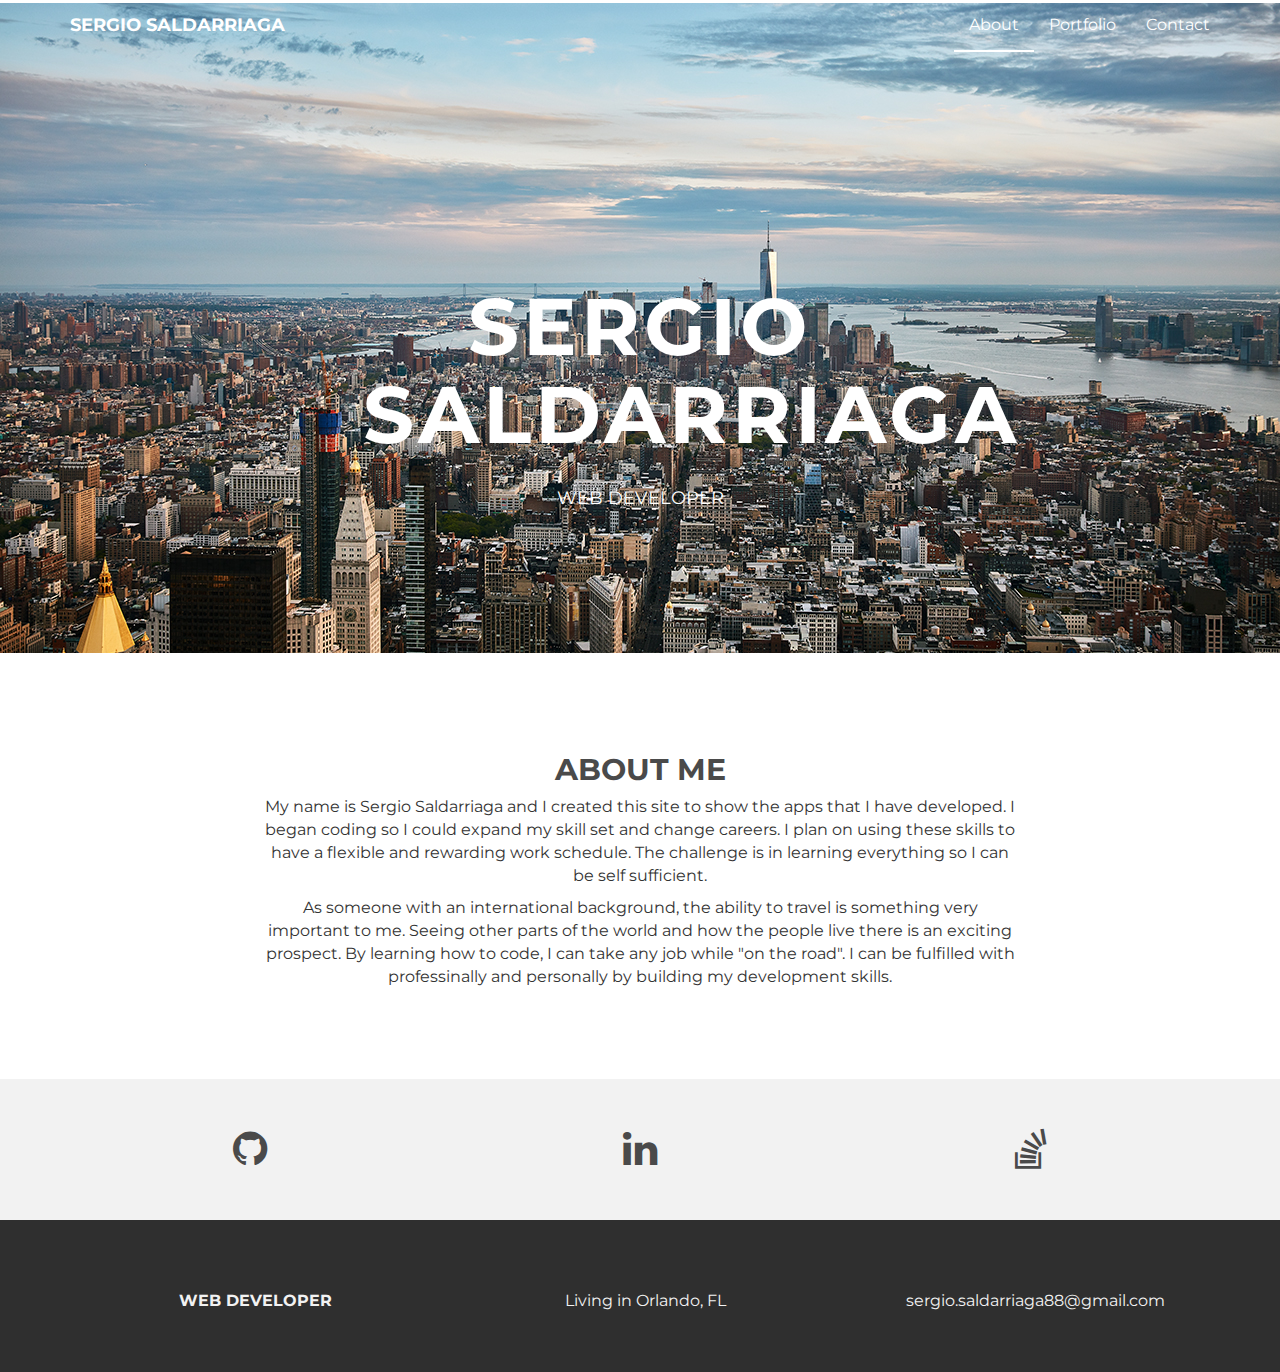
<file: part1/index.html>
<!DOCTYPE html>
<html lang="en">
  <head>
    <meta charset="utf-8">
    <meta http-equiv="X-UA-Compatible" content="IE=edge">
    <meta name="viewport" content="width=device-width, initial-scale=1">
    <meta name="description" content="">
    <meta name="author" content="">
    <link rel="shortcut icon" href="assets/ico/favicon.ico">

    <title>Home</title>

    <!-- link to css reset -- >
    <link href="assets/css/bootstrap.css" rel="stylesheet">
    <!-- Bootstrap core CSS -->
    <link href="assets/css/bootstrap.css" rel="stylesheet">

    <!-- Custom styles for this template -->
    <link href="assets/css/style.css" rel="stylesheet">
    <link href="assets/css/font-awesome.min.css" rel="stylesheet">

    <!-- Just for debugging purposes. Don't actually copy this line! -->
    <!--[if lt IE 9]><script src="../../assets/js/ie8-responsive-file-warning.js"></script><![endif]-->

    <!-- HTML5 shim and Respond.js IE8 support of HTML5 elements and media queries -->
    <!--[if lt IE 9]>
      <script src="https://oss.maxcdn.com/libs/html5shiv/3.7.0/html5shiv.js"></script>
      <script src="https://oss.maxcdn.com/libs/respond.js/1.4.2/respond.min.js"></script>
    <![endif]-->
  </head>

  <body>

    <!-- Static navbar -->
    <div class="navbar navbar-default navbar-static-top" role="navigation">
      <div class="container">
        <div class="navbar-header">
          <button type="button" class="navbar-toggle" data-toggle="collapse" data-target=".navbar-collapse">
            <span class="sr-only">Toggle navigation</span>
            <span class="icon-bar"></span>
            <span class="icon-bar"></span>
            <span class="icon-bar"></span>
          </button>
          <a class="navbar-brand" href="index.html">SERGIO SALDARRIAGA</a>
        </div>
        <div class="navbar-collapse collapse">
          <ul class="nav navbar-nav navbar-right">
            <li class="active"><a href="index.html">About</a></li>
            <li><a href="portfolio.html">Portfolio</a></li>
            <li><a href="contact.html">Contact</a></li>
          </ul>
        </div><!--/.nav-collapse -->
      </div>
    </div>


	<div id="headerwrap">
	    <div class="container">
			<div class="row">
				<div class="col-lg-6 col-lg-offset-3">
					<h1>SERGIO SALDARRIAGA</h1>
					<h4>WEB DEVELOPER</h4>
				</div>
			</div><! --/row -->
	    </div> <!-- /container -->
	</div><! --/headerwrap -->
	
	<div class="container">
		<div class="row centered mt mb">
			<div class="col-lg-8 col-lg-offset-2">
				<h2>ABOUT ME</h2>
				<p>My name is Sergio Saldarriaga and I created this site to show the apps that I have developed. I began coding so I could expand my skill set and change careers. I plan on using these skills to have a flexible and rewarding work schedule. The challenge is in learning everything so I can be self sufficient.</p>
				<p>As someone with an international background, the ability to travel is something very important to me. Seeing other parts of the world and how the people live there is an exciting prospect. By learning how to code, I can take any job while "on the road". I can be fulfilled with professinally and personally by building my development skills.</p>
			</div>

		</div><! --/row -->
	</div><! --/container -->
	<div id="social">
		<div class="container">
			<div class="row centered">
				<div class="col-lg-4">
					<a href="https://github.com/sergsal" target="_blank"><i class="fa fa-github"></i></a>
				</div>
				<div class="col-lg-4">
					<a href="https://www.linkedin.com/in/sergio-saldarriaga-b2ab96a6" target="_blank"><i class="fa fa-linkedin"></i></a>
				</div>
				<div class="col-lg-4">
					<a href="http://www.stackoverflow.com/" target="_blank"><i class="fa fa-stack-overflow"></i></a>
				</div>
			
			</div><! --/row -->
		</div><! --/container -->
	</div><! --/social -->

	<div id="footerwrap">
		<div class="container">
			<div class="row centered">
				<div class="col-lg-4">
					<p><b>WEB DEVELOPER</b></p>
				</div>
			
				<div class="col-lg-4">
					<p>Living in Orlando, FL</p>
				</div>
				<div class="col-lg-4">
					<p>sergio.saldarriaga88@gmail.com</p>
				</div>
			</div>
		</div>
	</div><! --/footerwrap -->
	


    <!-- Bootstrap core JavaScript
    ================================================== -->
    <!-- Placed at the end of the document so the pages load faster -->
    <script src="https://ajax.googleapis.com/ajax/libs/jquery/1.11.0/jquery.min.js"></script>
    <script src="assets/js/bootstrap.min.js"></script>
  </body>
</html>
</file>
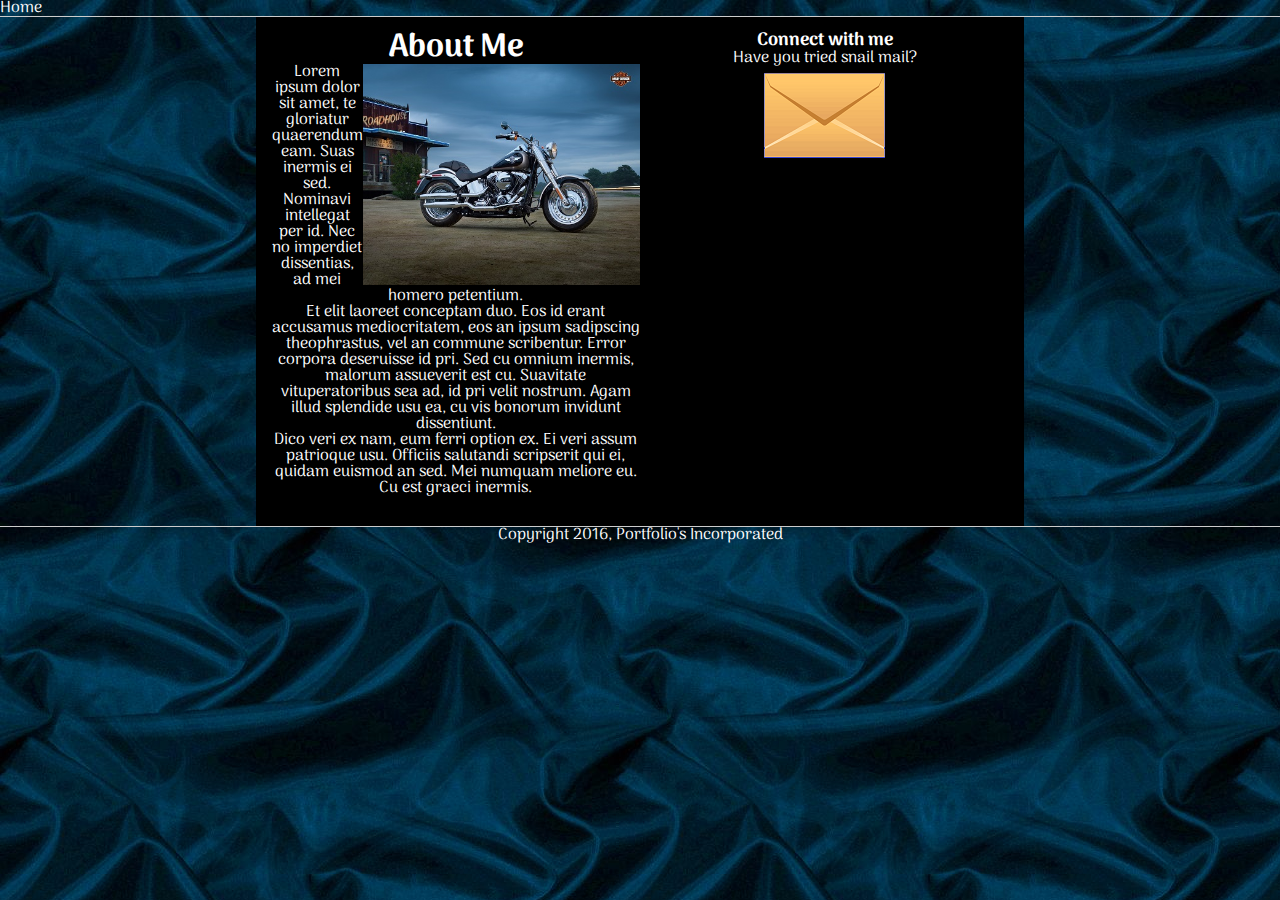
<file: part2/index.html>
<!DOCTYPE html>
<html lang="en">
	<head>
		<meta charset="UTF-8">
		<meta name="description" content="This page shows how you can use media queries!">		
		<!-- a viewport would be nice -->		
		<title>My Portfolio</title>

    <!-- Stylesheets -->
    <link href="https://fonts.googleapis.com/css?family=Arima+Madurai" rel="stylesheet">
    <link rel="stylesheet" href="assets/css/reset.css">
		<link rel="stylesheet" href="assets/css/style.css">
	</head>
	<body>
		<div class="container">
			<header>
				<nav><a href="#">Home</a></nav>
			</header>
			<div class="content-wrapper clearfix">
				<section class="about-me">
					<h1>About Me</h1>
					<article>
						<img src="assets/images/harley.jpg">
						<p>Lorem ipsum dolor sit amet, te gloriatur quaerendum eam. Suas inermis ei sed. Nominavi intellegat per id. Nec no imperdiet dissentias, ad mei homero petentium.
						</p>
						<p>
						Et elit laoreet conceptam duo. Eos id erant accusamus mediocritatem, eos an ipsum sadipscing theophrastus, vel an commune scribentur. Error corpora deseruisse id pri. Sed cu omnium inermis, malorum assueverit est cu. Suavitate vituperatoribus sea ad, id pri velit nostrum. Agam illud splendide usu ea, cu vis bonorum invidunt dissentiunt.
						</p>
						<p>
						Dico veri ex nam, eum ferri option ex. Ei veri assum patrioque usu. Officiis salutandi scripserit qui ei, quidam euismod an sed. Mei numquam meliore eu. Cu est graeci inermis.
						</p>
					</article>
				</section>

				<aside class="connect">
					<h2>Connect with me</h2>
					<p>Have you tried snail mail?<br>
						<img src="assets/images/envelope.png" alt="Image of an envelope"></p>
				</aside>
			</div><!-- end content-wrapper -->
			<footer>Copyright 2016, Portfolio's Incorporated</footer>
		</div><!-- end container -->
	</body>
</html>
</file>
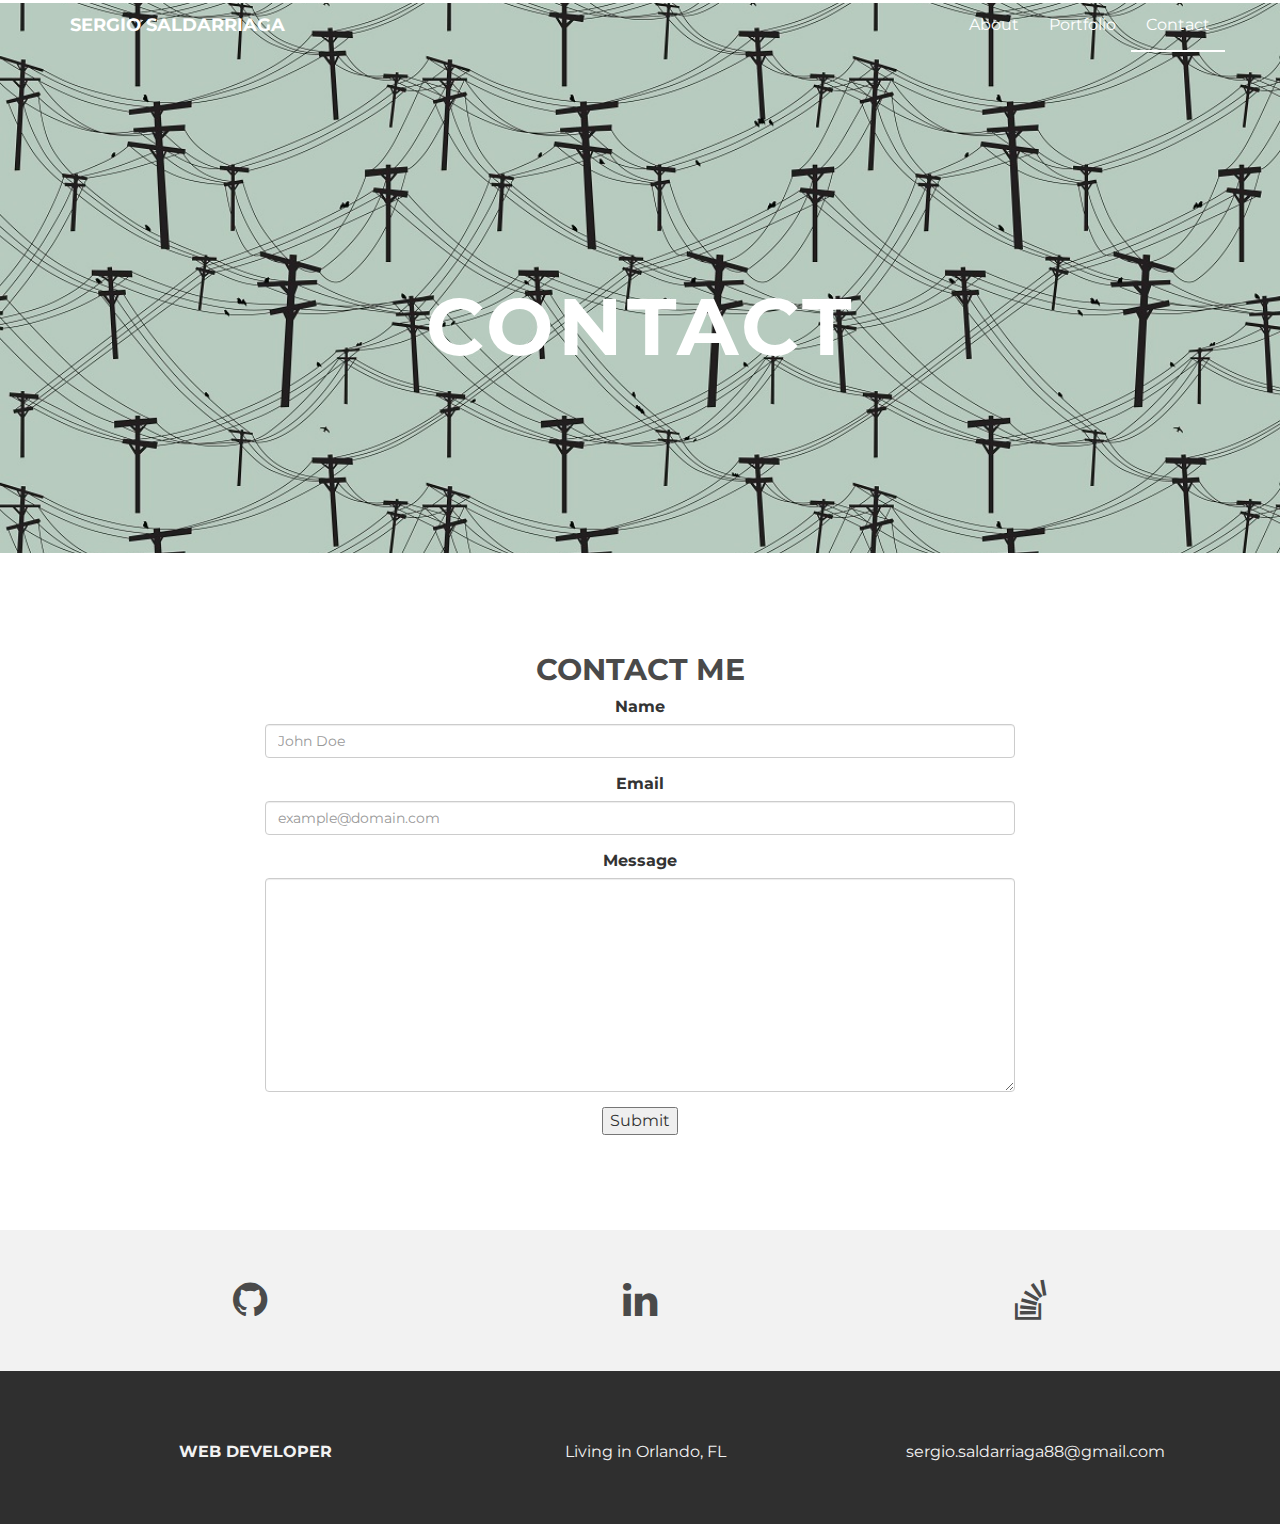
<file: part1/contact.html>
<!DOCTYPE html>
<html lang="en">
  <head>
    <meta charset="utf-8">
    <meta http-equiv="X-UA-Compatible" content="IE=edge">
    <meta name="viewport" content="width=device-width, initial-scale=1">
    <meta name="description" content="">
    <meta name="author" content="">
    <link rel="shortcut icon" href="assets/ico/favicon.ico">

    <title>Contact</title>

    <!-- Bootstrap core CSS -->
    <link href="assets/css/bootstrap.css" rel="stylesheet">

    <!-- Custom styles for this template -->
    <link href="assets/css/style.css" rel="stylesheet">
    <link href="assets/css/font-awesome.min.css" rel="stylesheet">

    <!-- Just for debugging purposes. Don't actually copy this line! -->
    <!--[if lt IE 9]><script src="../../assets/js/ie8-responsive-file-warning.js"></script><![endif]-->

    <!-- HTML5 shim and Respond.js IE8 support of HTML5 elements and media queries -->
    <!--[if lt IE 9]>
      <script src="https://oss.maxcdn.com/libs/html5shiv/3.7.0/html5shiv.js"></script>
      <script src="https://oss.maxcdn.com/libs/respond.js/1.4.2/respond.min.js"></script>
    <![endif]-->
  </head>

  <body>

    <!-- Static navbar -->
    <div class="navbar navbar-default navbar-static-top" role="navigation">
      <div class="container">
        <div class="navbar-header">
          <button type="button" class="navbar-toggle" data-toggle="collapse" data-target=".navbar-collapse">
            <span class="sr-only">Toggle navigation</span>
            <span class="icon-bar"></span>
            <span class="icon-bar"></span>
            <span class="icon-bar"></span>
          </button>
          <a class="navbar-brand" href="index.html">SERGIO SALDARRIAGA</a>
        </div>
        <div class="navbar-collapse collapse">
          <ul class="nav navbar-nav navbar-right">
            <li><a href="index.html">About</a></li>
            <li><a href="portfolio.html">Portfolio</a></li>
            <li class="active"><a href="contact.html">Contact</a></li>
          </ul>
        </div><!--/.nav-collapse -->
      </div>
    </div>


	<div id="aboutwrap">
	    <div class="container">
			<div class="row">
				<div class="col-lg-6 col-lg-offset-3">
					<h1>CONTACT</h1>
				</div>
			</div><! --/row -->
	    </div> <!-- /container -->
	</div><! --/aboutwrap -->
	
	<div class="container">
		<div class="row centered mt mb">
			<div class="col-lg-8 col-lg-offset-2">
				<h2>CONTACT ME</h2>
				<form>
					  <div class="form-group">
					    <label for="InputName">Name</label>
					    <input type="name" class="form-control" id="InputName" placeholder="John Doe">
					  </div>
					  <div class="form-group">
					    <label for="InputEmail">Email</label>
					    <input type="email" class="form-control" id="InputEmail" placeholder="example@domain.com">
					   </div>
					   <div class="form-group">
					   	<label for="message">Message</label>
					   	<textarea id="message" class="form-control" rows="10"></textarea>
					   </div>
					   <div class="form-group">
					   	<input type="submit" value="Submit">
					   </div>
					  </div>
				</form>
			</div>

		</div><! --/row -->
	</div><! --/container -->
	
	<div id="social">
		<div class="container">
			<div class="row centered">
				<div class="col-lg-4">
					<a href="https://github.com/sergsal" target="_blank"><i class="fa fa-github"></i></a>
				</div>
				<div class="col-lg-4">
					<a href="https://www.linkedin.com/in/sergio-saldarriaga-b2ab96a6" target="_blank"><i class="fa fa-linkedin"></i></a>
				</div>
				<div class="col-lg-4">
					<a href="http://www.stackoverflow.com/" target="_blank"><i class="fa fa-stack-overflow"></i></a>
				</div>
			
			</div><! --/row -->
		</div><! --/container -->
	</div><! --/social -->

	<div id="footerwrap">
		<div class="container">
			<div class="row centered">
				<div class="col-lg-4">
					<p><b>WEB DEVELOPER</b></p>
				</div>
			
				<div class="col-lg-4">
					<p>Living in Orlando, FL</p>
				</div>
				<div class="col-lg-4">
					<p>sergio.saldarriaga88@gmail.com</p>
				</div>
			</div>
		</div>
	</div><! --/footerwrap -->
	


    <!-- Bootstrap core JavaScript
    ================================================== -->
    <!-- Placed at the end of the document so the pages load faster -->
    <script src="https://ajax.googleapis.com/ajax/libs/jquery/1.11.0/jquery.min.js"></script>
    <script src="assets/js/bootstrap.min.js"></script>
  </body>
</html>
</file>
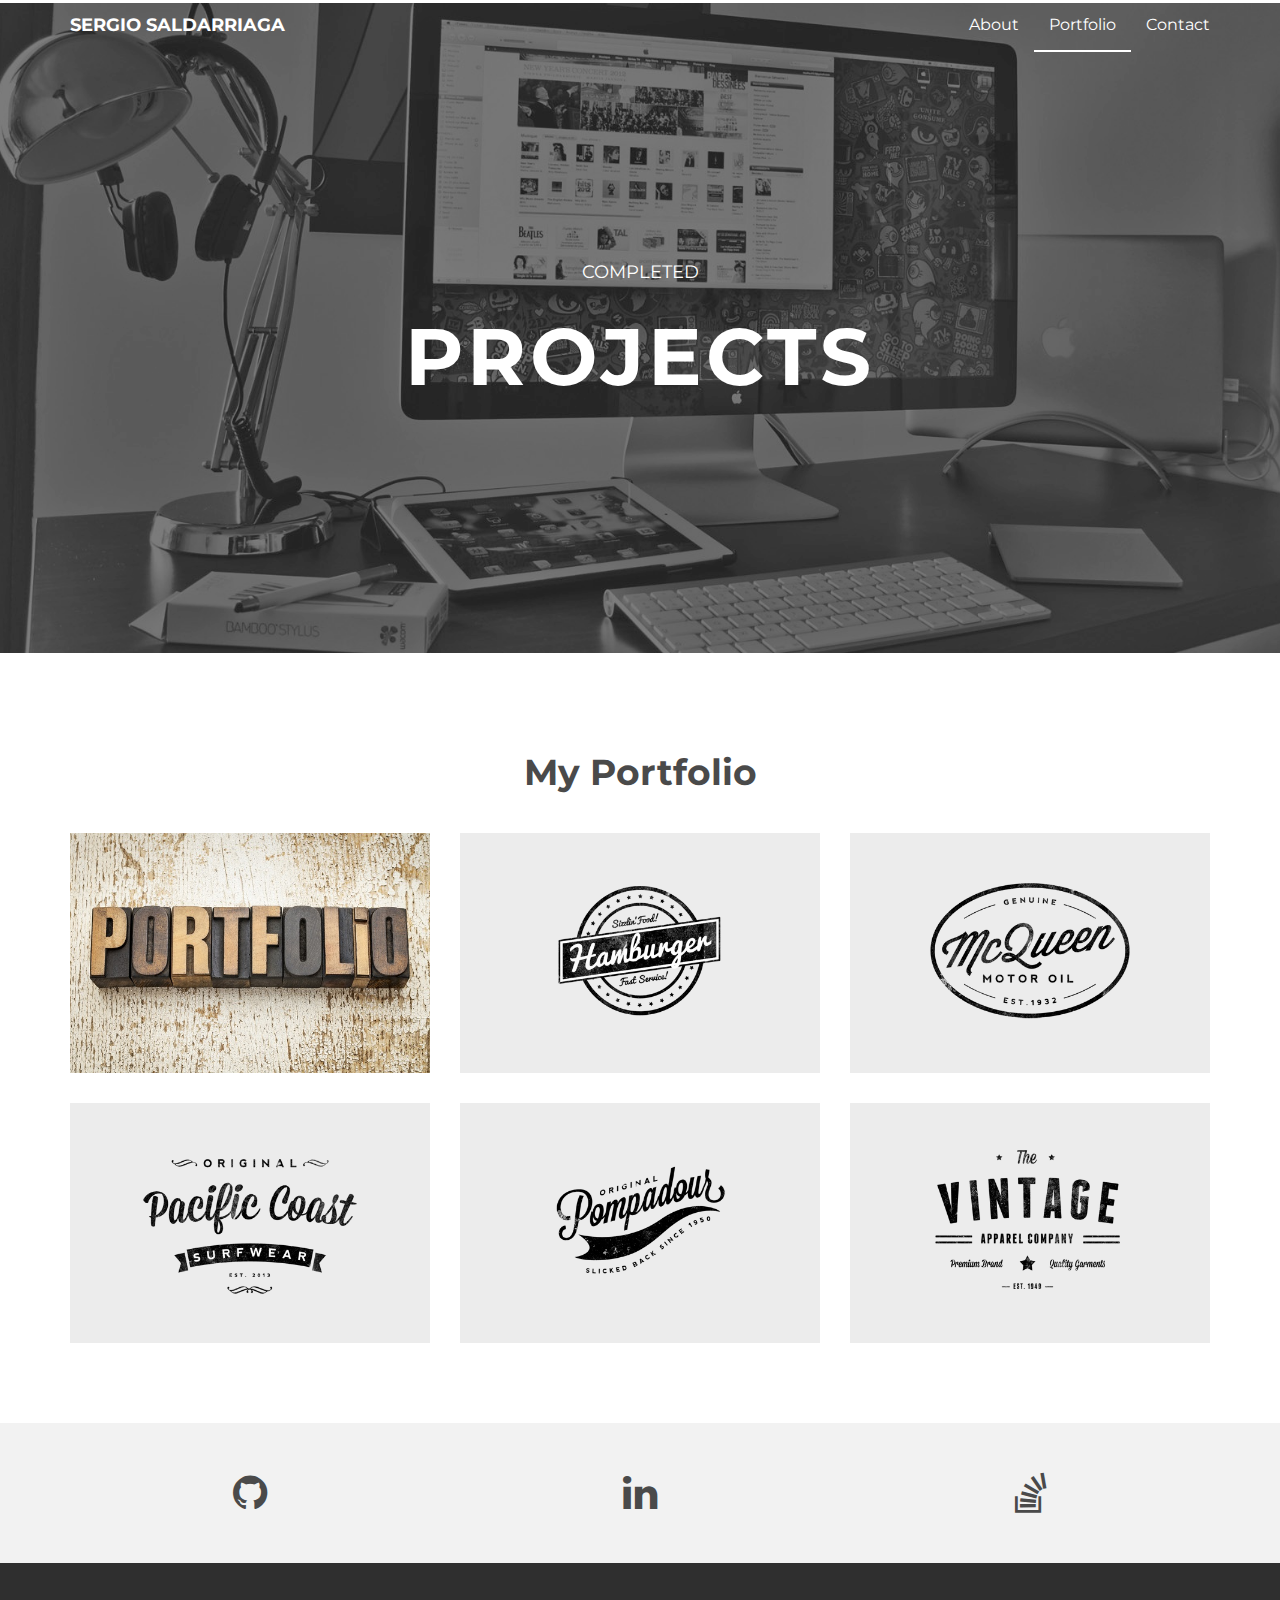
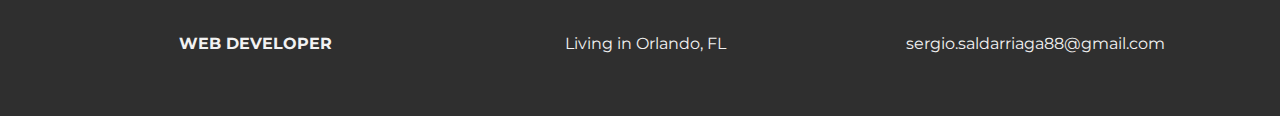
<file: part1/portfolio.html>
<!DOCTYPE html>
<html lang="en">
  <head>
    <meta charset="utf-8">
    <meta http-equiv="X-UA-Compatible" content="IE=edge">
    <meta name="viewport" content="width=device-width, initial-scale=1">
    <meta name="description" content="">
    <meta name="author" content="">
    <link rel="shortcut icon" href="assets/ico/favicon.ico">

    <title>Portfolio</title>

    <!-- Bootstrap core CSS -->
    <link href="assets/css/bootstrap.css" rel="stylesheet">

    <!-- Custom styles for this template -->
    <link href="assets/css/style.css" rel="stylesheet">
    <link href="assets/css/font-awesome.min.css" rel="stylesheet">

    <!-- Just for debugging purposes. Don't actually copy this line! -->
    <!--[if lt IE 9]><script src="../../assets/js/ie8-responsive-file-warning.js"></script><![endif]-->

    <!-- HTML5 shim and Respond.js IE8 support of HTML5 elements and media queries -->
    <!--[if lt IE 9]>
      <script src="https://oss.maxcdn.com/libs/html5shiv/3.7.0/html5shiv.js"></script>
      <script src="https://oss.maxcdn.com/libs/respond.js/1.4.2/respond.min.js"></script>
    <![endif]-->
  </head>

  <body>

    <!-- Static navbar -->
    <div class="navbar navbar-default navbar-static-top" role="navigation">
      <div class="container">
        <div class="navbar-header">
          <button type="button" class="navbar-toggle" data-toggle="collapse" data-target=".navbar-collapse">
            <span class="sr-only">Toggle navigation</span>
            <span class="icon-bar"></span>
            <span class="icon-bar"></span>
            <span class="icon-bar"></span>
          </button>
          <a class="navbar-brand" href="index.html">SERGIO SALDARRIAGA</a>
        </div>
        <div class="navbar-collapse collapse">
          <ul class="nav navbar-nav navbar-right">
            <li><a href="index.html">About</a></li>
            <li class="active"><a href="portfolio.html">Portfolio</a></li>
            <li><a href="contact.html">Contact</a></li>
          </ul>
        </div><!--/.nav-collapse -->
      </div>
    </div>


	<div id="workwrap">
	    <div class="container">
			<div class="row">
				<div class="col-lg-6 col-lg-offset-3">
					<h4>COMPLETED</h4>
					<h1>PROJECTS</h1>
				</div>
			</div><! --/row -->
	    </div> <!-- /container -->
	</div><! --/workwrap -->
	
	<section id="works"></section>
	<div class="container">
		<div class="row centered mt mb">
			<h1>My Portfolio</h1>
			
			<div class="col-lg-4 col-md-4 col-sm-4 gallery">
				<a href="work.html"><img src="assets/img/portfolio/folio01.png" class="img-responsive"></a>
			</div>
			<div class="col-lg-4 col-md-4 col-sm-4 gallery">
				<a href="work.html"><img src="assets/img/portfolio/folio02.png" class="img-responsive"></a>
			</div>
			<div class="col-lg-4 col-md-4 col-sm-4 gallery">
				<a href="work.html"><img src="assets/img/portfolio/folio03.png" class="img-responsive"></a>
			</div>
			<div class="col-lg-4 col-md-4 col-sm-4 gallery">
				<a href="work.html"><img src="assets/img/portfolio/folio04.png" class="img-responsive"></a>
			</div>
			<div class="col-lg-4 col-md-4 col-sm-4 gallery">
				<a href="work.html"><img src="assets/img/portfolio/folio05.png" class="img-responsive"></a>
			</div>
			<div class="col-lg-4 col-md-4 col-sm-4 gallery">
				<a href="work.html"><img src="assets/img/portfolio/folio06.png" class="img-responsive"></a>
			</div>
		</div><! --/row -->
	</div><! --/container -->
	
	<div id="social">
		<div class="container">
			<div class="row centered">
				<div class="col-lg-4">
					<a href="https://github.com/sergsal" target="_blank"><i class="fa fa-github"></i></a>
				</div>
				<div class="col-lg-4">
					<a href="https://www.linkedin.com/in/sergio-saldarriaga-b2ab96a6" target="_blank"><i class="fa fa-linkedin"></i></a>
				</div>
				<div class="col-lg-4">
					<a href="http://www.stackoverflow.com/" target="_blank"><i class="fa fa-stack-overflow"></i></a>
				</div>
			
			</div><! --/row -->
		</div><! --/container -->
	</div><! --/social -->

	<div id="footerwrap">
		<div class="container">
			<div class="row centered">
				<div class="col-lg-4">
					<p><b>WEB DEVELOPER</b></p>
				</div>
			
				<div class="col-lg-4">
					<p>Living in Orlando, FL</p>
				</div>
				<div class="col-lg-4">
					<p>sergio.saldarriaga88@gmail.com</p>
				</div>
			</div>
		</div>
	</div><! --/footerwrap -->
	


    <!-- Bootstrap core JavaScript
    ================================================== -->
    <!-- Placed at the end of the document so the pages load faster -->
    <script src="https://ajax.googleapis.com/ajax/libs/jquery/1.11.0/jquery.min.js"></script>
    <script src="assets/js/bootstrap.min.js"></script>
  </body>
</html>
</file>
<file: part1/assets/css/style.css>
/*
 * Author: Carlos Alvarez
 * URL: http://Alvarez.is
 *
 * Project Name: NYC Design
 * Version: 1.0
 * Date: 04-20-2014
 * URL: 
 */


/* ==========================================================================
   Base Styles, Bootstrap Modifications & Fonts Import
   ========================================================================== */

@import url(http://fonts.googleapis.com/css?family=Montserrat:400,700);


::-moz-selection {
    background: #f2c2c9;
    color: #a4003a;
    text-shadow: none;
}

::selection {
    background: #16a085;
    color: #a4003a;
    text-shadow: none;
}

/*
 * A better looking default horizontal rule
 */

 hr {
    display: block;
    height: 1px;
    border: 0;
    border-top: 1px solid #ccc;
    margin: 1em 0;
    padding: 0;
}

.centered {
	text-align: center
}

.mt {
	margin-top: 80px;
}

.mb {
	margin-bottom: 80px;
}

/* ==========================================================================
   General styles
   ========================================================================== */
@media (max-width: 767px) {
  .navbar-default, .navbar-nav, .active > li > a {
	background-color: #000;}
}

body {
    font-family: 'Montserrat', sans-serif;
    font-weight: 400;
    font-size: 16px;

    -webkit-font-smoothing: antialiased;
    -webkit-overflow-scrolling: touch;
}

h1, h2, h3, h4, h5, h6 {
	font-weight: 700;
    color: #4a4a4a;
}


.navbar-brand {
	font-weight: 700;
}

.navbar-default .navbar-brand {
	color: #FFF;
}

.navbar-default {
	background-color: transparent;
	border-color: transparent;
}

.navbar-default .navbar-nav > .active > a, .navbar-default .navbar-nav > .active > a:hover, .navbar-default .navbar-nav > .active > a:focus {
	color: #FFF;
	background-color: transparent;
	border-bottom: 2px solid #FFF;
}

.navbar-default .navbar-nav > li > a {
	color: #FFF;
}

/* ==========================================================================
   Wrap Sections
   ========================================================================== */

#headerwrap {
	background: url(../img/back.jpg) no-repeat center top;
	margin-top: -70px;
	padding-top: 250px;
	text-align:center;
	background-attachment: relative;
	background-position: center center;
	min-height: 650px;
	width: 100%;
	
    -webkit-background-size: 100%;
    -moz-background-size: 100%;
    -o-background-size: 100%;
    background-size: 100%;

    -webkit-background-size: cover;
    -moz-background-size: cover;
    -o-background-size: cover;
    background-size: cover;
}

#headerwrap h1 {
	color:#FFF;
	padding-top: 10px;
	padding-bottom: 20px;
	letter-spacing: 4px;
	font-size: 80px;
	font-weight: bold;
}

#headerwrap h4 {
	font-weight: 400;
	color: #FFF;
}

#social {
	padding-top: 50px;
	padding-bottom: 50px;
	background-color: #f2f2f2;
}

#social i {
	font-size: 40px;
	color: #4a4a4a
}

#social i:hover {
	color: #1abc9c
}

#footerwrap {
	padding-top: 70px;
	padding-bottom: 50px;
	background-color: #2f2f2f;
}

#footerwrap p {
	color: #f2f2f2;
	margin-left: 10px;
}

#workwrap {	
	background: url(../img/work.jpg) no-repeat center top;
	margin-top: -70px;
	padding-top: 250px;
	text-align:center;
	background-attachment: relative;
	background-position: center center;
	min-height: 650px;
	width: 100%;
	
    -webkit-background-size: 100%;
    -moz-background-size: 100%;
    -o-background-size: 100%;
    background-size: 100%;

    -webkit-background-size: cover;
    -moz-background-size: cover;
    -o-background-size: cover;
    background-size: cover;
}

#workwrap h1 {
	color:#ffffff;
	padding-top: 10px;
	padding-bottom: 20px;
	letter-spacing: 4px;
	font-size: 80px;
	font-weight: bold;
}

#workwrap h4 {
	font-weight: 400;
	color: #ffffff
}

#aboutwrap {	
	background: url(../img/about.jpg) no-repeat center top;
	margin-top: -70px;
	padding-top: 250px;
	text-align:center;
	background-attachment: relative;
	background-position: center center;
	min-height: 550px;
	width: 100%;
	
    -webkit-background-size: 100%;
    -moz-background-size: 100%;
    -o-background-size: 100%;
    background-size: 100%;

    -webkit-background-size: cover;
    -moz-background-size: cover;
    -o-background-size: cover;
    background-size: cover;
}

#aboutwrap h1 {
	color:#FFF;
	padding-top: 10px;
	padding-bottom: 20px;
	letter-spacing: 4px;
	font-size: 80px;
	font-weight: bold;
}




/* Gallery */
.gallery {
	margin-top: 30px;
}

.gallery img:hover {
	opacity: 0.4;
}
</file>
<file: part2/assets/css/style.css>
* {
	box-sizing: border-box;
	text-align: center;
}
a {
	color: #fff;
	text-decoration: none;
}
aside {
	display: inline;
	width: 150px;
}
body {
	background-image: url("../images/dark-blue-silk.jpg");
	color: white;
	font-family: 'Arima Madurai', cursive;
}
footer {
	border-top: 1px solid #ccc;
}
h1, h2 {
	font-weight: bolder;
}
h1 {
	font-size: xx-large;
}
h2 {
	font-size: large;
}
nav {
	border-bottom: 1px solid #ccc;
	text-align: left;
	width: 100%;
}
section {
	display: inline;
	float: left;
	padding-bottom: 15px;
	width: 50%;
}
.about-me img {
	float: right;
	width: 75%;
}
.clearfix {
	overflow: auto;
}
.connect img {
	margin: 7px;
}
.container {
	width: 100%;
}
.content-wrapper {
	background-color: black;
/*	border-left: 1px dashed grey;
	border-right: 1px dashed grey;*/	
	margin: 0 auto;
	max-width: 768px;
	padding: 15px;
	width: 100%;
}


@media only screen and (max-width: 768px) {
	.content-wrapper {
		background-color: blue;
		width: 80%;
	}
	.connect, .about-me {
		width: 100%;
	}

}

@media only screen and (max-width: 640px) {
	.content-wrapper {
		background-color: green;
		width: 80%;
	}
	.connect, .about-me, .about-me img {
		width: 100%;
	}
}
</file>
